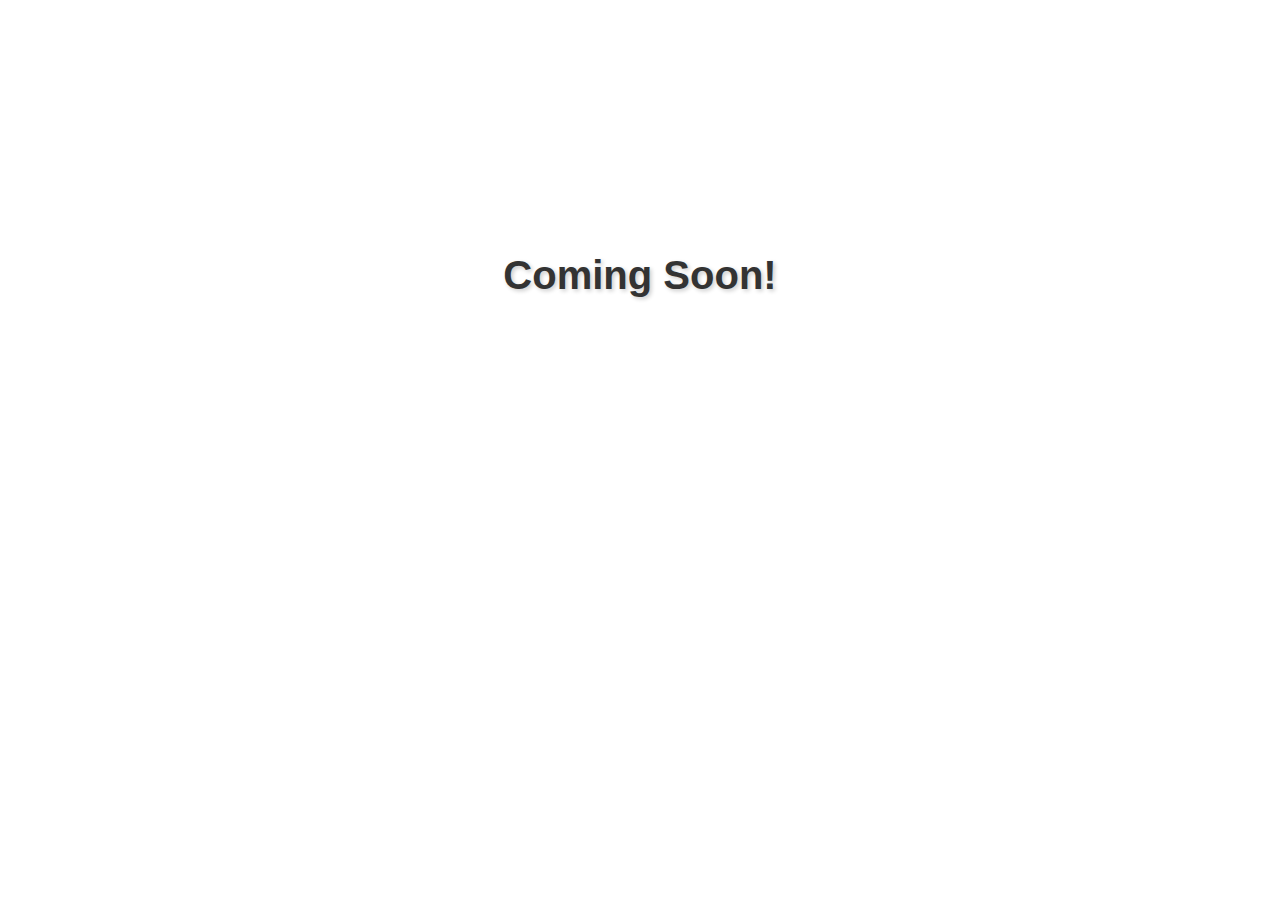
<file: Fee2 Projetttt/app.html>
<!DOCTYPE html>
<html lang="en">
<head>
    <meta charset="UTF-8">
    <meta name="viewport" content="width=device-width, initial-scale=1.0">
    <title>App</title>
    <style>
        .coming-soon {
            font-family: Arial, sans-serif;
            font-size: 2.5em;
            color: #333;
            text-align: center;
            margin-top: 20%;
            text-shadow: 2px 2px 4px rgba(0, 0, 0, 0.2);
        }
    </style>
</head>
<body>
    <h1 class="coming-soon">Coming Soon!</h1>
</body>
</html>
</file>
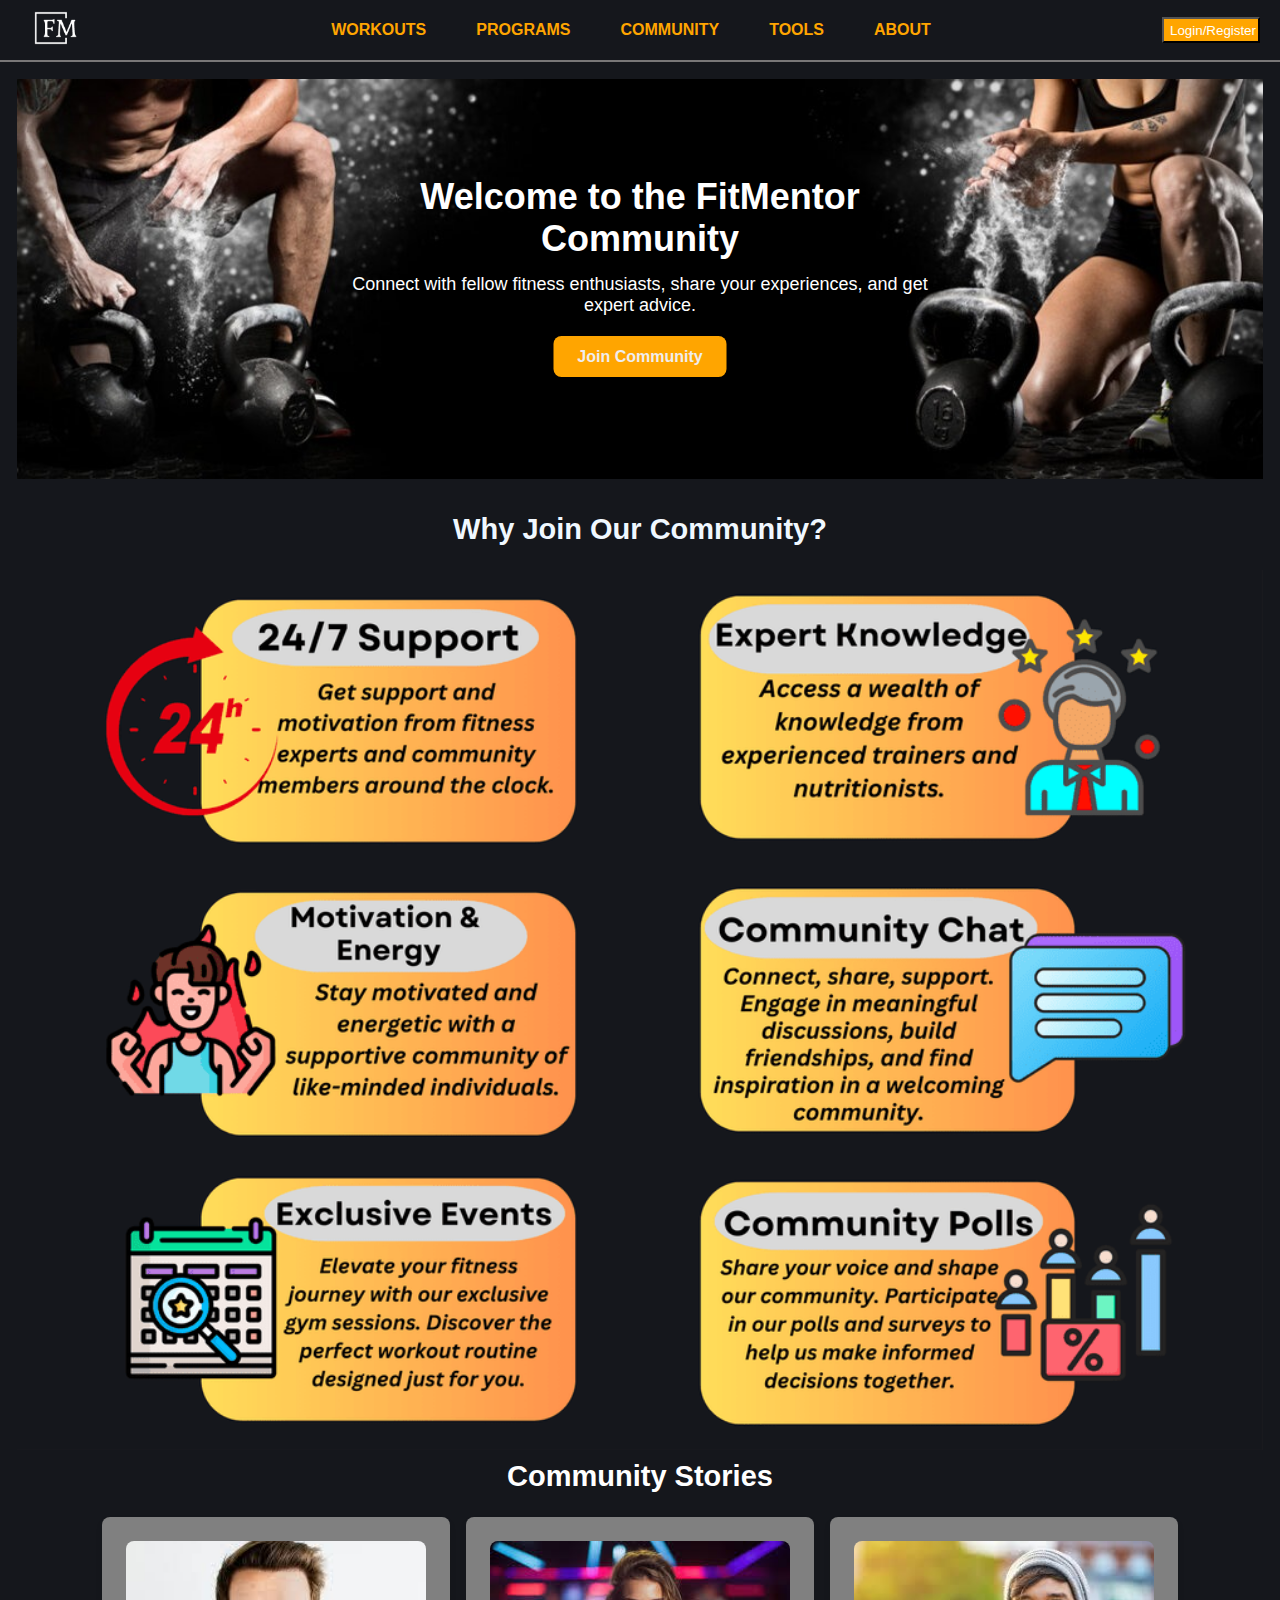
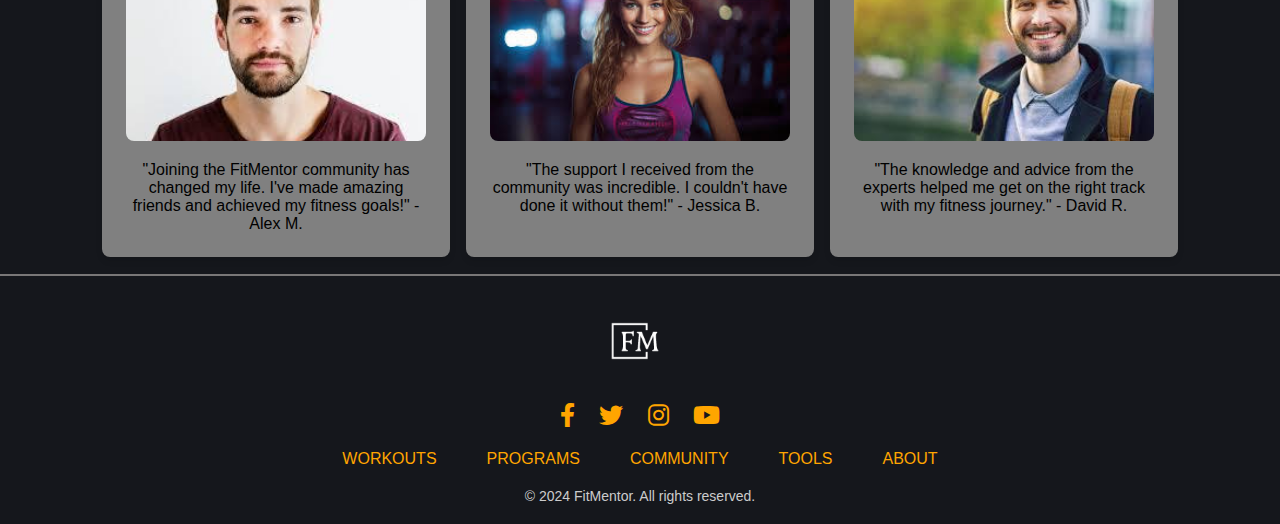
<file: Fee2 Projetttt/community.html>
<!DOCTYPE html>
<html lang="en">

<head>
    <meta charset="UTF-8">
    <meta name="viewport" content="width=device-width, initial-scale=1.0">
    <title>Community - FitMentor</title>
    <link rel="stylesheet" href="style.css">
    <link rel="stylesheet" href="https://cdnjs.cloudflare.com/ajax/libs/font-awesome/6.0.0-beta3/css/all.min.css">
</head>

<body>

    <nav class="navbar">
        <div class="logo">
            <a href="index.html"><img src="logo-white-removebg-preview (1).png" alt="FitMentor logo"></a>
        </div>
        <div class="menu-icon" id="menu-icon">
            &#9776;
        </div>
        <ul class="nav-links" id="nav-links">
            <li><a href="#">WORKOUTS</a></li>
            <li><a href="#">PROGRAMS</a></li>
            <li><a href="community.html">COMMUNITY</a></li>
            <li><a href="#">TOOLS</a></li>
            <li><a href="about.html">ABOUT</a></li>
        </ul>
        <div class="loginbtn">
            <button><a href="login.html"></a>Login/Register</button>
        </div>
    </nav>

    <div class="container">
        <div class="in">
            <div class="yo">
                <img src="photo.jpeg" alt="">
            </div>
            <div class="overlay-content">
                <h1 class="title">Welcome to the FitMentor Community</h1>
                <p class="subtitle">Connect with fellow fitness enthusiasts, share your experiences, and get expert advice.</p>
                <div class="cta">
                    <a href="chat.html" class="cta-button">Join Community</a>
                </div>
            </div>
        </div>

        <div class="offerings">
            <h2>Why Join Our Community?</h2>
            <div class="good_image">
                <img src="Add a subheading (2) (1).png" alt="">
            </div>
        </div>

        <div class="community-stories">
            <h2 class="c2">Community Stories</h2>
            <div class="cards">
                <div class="card">
                    <img src="man1.jpg" alt="Story 1">
                    <p>"Joining the FitMentor community has changed my life. I've made amazing friends and achieved
                        my fitness goals!" - Alex M.</p>
                </div>
                <div class="card">
                    <img src="girl.jpg" alt="Story 2">
                    <p>"The support I received from the community was incredible. I couldn't have done it without
                        them!" - Jessica B.</p>
                </div>
                <div class="card">
                    <img src="man2.jpg" alt="Story 3">
                    <p>"The knowledge and advice from the experts helped me get on the right track with my fitness
                        journey." - David R.</p>
                </div>
            </div>
        </div>
    </div>

    <footer class="footer">
        <div class="footer-logo">
            <a href="index.html"><img src="logo-white-removebg-preview (1).png" alt="FitMentor logo"></a>
        </div>

        <div class="footer-social">
            <a href="#" class="social-icon"><i class="fab fa-facebook-f"></i></a>
            <a href="#" class="social-icon"><i class="fab fa-twitter"></i></a>
            <a href="#" class="social-icon"><i class="fab fa-instagram"></i></a>
            <a href="#" class="social-icon"><i class="fab fa-youtube"></i></a>
        </div>

        <ul class="footer-nav">
            <li><a href="#">WORKOUTS</a></li>
            <li><a href="#">PROGRAMS</a></li>
            <li><a href="community.html">COMMUNITY</a></li>
            <li><a href="#">TOOLS</a></li>
            <li><a href="about.html">ABOUT</a></li>
        </ul>

        <p>&copy; 2024 FitMentor. All rights reserved.</p>
    </footer>

</body>

</html>
</file>
<file: Fee2 Projetttt/style.css>
/* Custom Colors */
body, h1, h2, p, a {
    margin: 0;
    padding: 0;
    box-sizing: border-box;
}

body {
    font-family: Arial, sans-serif;
    background-color: #15171c;
}

/* Navbar */
.navbar {
    display: flex;
    align-items: center;
    justify-content: space-between;
    padding: 10px 20px;
    background-color: #15171c;
    height: 40px;
    border-bottom: 2px solid #797777;
}

.navbar .logo img {
    height: 80px;
    width: auto;
}

.navbar .nav-links {
    display: flex;
    list-style: none;
    margin: 0 auto;
    padding: 0;
    gap: 50px;
}

.navbar .nav-links li {
    display: flex;
    align-items: center;
}

.navbar .nav-links a {
    text-decoration: none;
    color: #FFA500;
    font-size: 16px;
    font-weight: bold;
}

.navbar .nav-links a:hover {
    text-decoration: underline;
}

.menu-icon {
    display: none;
}

.loginbtn {
    border: 2px solid 15171c;
    border-radius: 5px;
}

.loginbtn a {
    text-decoration: none;
    color: white;
    font-size: 16px;
    font-weight: bold;
    cursor: pointer;
    padding: 2px;
}

.loginbtn button {
    cursor: pointer;
    background-color: #FFA500;
    color: white;
    padding: 2px;
}

/* Main Content Styles */
.container {
    margin: 15px;
    padding: 2px;
}

.in {
    height: auto;
    width: 100%;
    position: relative;
}

.yo img {
    width: 100%;
    height: auto;
    object-fit: cover;
}

.overlay-content {
    position: absolute;
    top: 50%;
    left: 50%;
    transform: translate(-50%, -50%);
    text-align: center;
    color: #FFF;
    padding: 0 20px; /* Add padding to prevent text from touching screen edges */
}

.title {
    font-size: 36px;
    font-weight: bold;
    margin-bottom: 14px;
}

.subtitle {
    font-size: 18px;
    margin-bottom: 32px;
}

.cta {
    margin-bottom: 20px;
}

.cta-button {
    background-color: #FFA500;
    color: #f0eded;
    padding: 12px 24px;
    border-radius: 8px;
    font-weight: bold;
    text-decoration: none;
    box-shadow: 0 4px 6px rgba(0, 0, 0, 0.1);
    transition: background-color 0.3s;
}

.cta-button:hover {
    background-color: #b77b0c;
}

/* Responsive Adjustments */
@media screen and (max-width: 768px) {
    .title {
        font-size: 28px;
    }
    
    .subtitle {
        font-size: 16px;
    }
    
    .overlay-content {
        top: 40%; /* Move the content slightly higher to prevent overlap */
    }
}

@media screen and (max-width: 480px) {
    .title {
        font-size: 24px;
    }
    
    .subtitle {
        font-size: 14px;
    }

    .overlay-content {
        top: 35%; /* Further adjust for smaller screens */
    }
}


/* Offerings Section */
.offerings {
    height: auto;
    margin: 10px 0;
    color: white;
    margin-top: 30px;
}

.good_image {
    width: 100%;
    height: auto;
    display: flex;
    justify-content: center;
    align-items: center;
    overflow: hidden;
}

.good_image img {
    width: 100%;
    height: auto;
    object-fit: cover;
}

.offerings h2 {
    font-size: 29px;
    font-weight: bold;
    color: aliceblue;
    margin-bottom: 24px;
    text-align: center;
}

/* Community Stories Section */
.community-stories h2 {
    font-size: 29px;
    font-weight: bold;
    color: #FFF;
    text-align: center;
    margin-bottom: 24px;
}

.cards {
    display: flex;
    flex-wrap: wrap;
    gap: 16px;
    justify-content: center;
}

.card {
    background-color: gray;
    padding: 24px;
    border-radius: 8px;
    box-shadow: 0 4px 6px rgba(0, 0, 0, 0.1);
    width: 100%;
    max-width: 300px;
    text-align: center;
}

.card img {
    width: 100%;
    height: 200px;
    object-fit: cover;
    border-radius: 8px;
    margin-bottom: 16px;
}

.card h3 {
    font-size: 18px;
    font-weight: bold;
    color: #FFA500;
    margin-bottom: 8px;
}

.card p {
    font-size: 16px;
}

/* Footer Styles */
.footer {
    background-color: #15171c;
    color: white;
    padding: 20px 0;
    text-align: center;
    border-top: 2px solid #797777;
}

.footer-logo img {
    height: 90px;
    margin-bottom: 12px;
}

.footer-social {
    margin-bottom: 20px;
}

.footer-social .social-icon {
    margin: 0 10px;
    display: inline-block;
    font-size: 24px;
    color: #FFA500;
    text-decoration: none;
    transition: color 0.3s;
}

.footer-social .social-icon:hover {
    color: #fff;
}

.footer-nav {
    list-style: none;
    margin-bottom: 20px;
    display: flex;
    justify-content: center;
    gap: 50px;
    padding-left: 0;
}

.footer-nav a {
    text-decoration: none;
    color: #FFA500;
    font-size: 16px;
}

.footer p {
    font-size: 14px;
    margin-top: 15px;
    color: #ccc;
}
</file>
